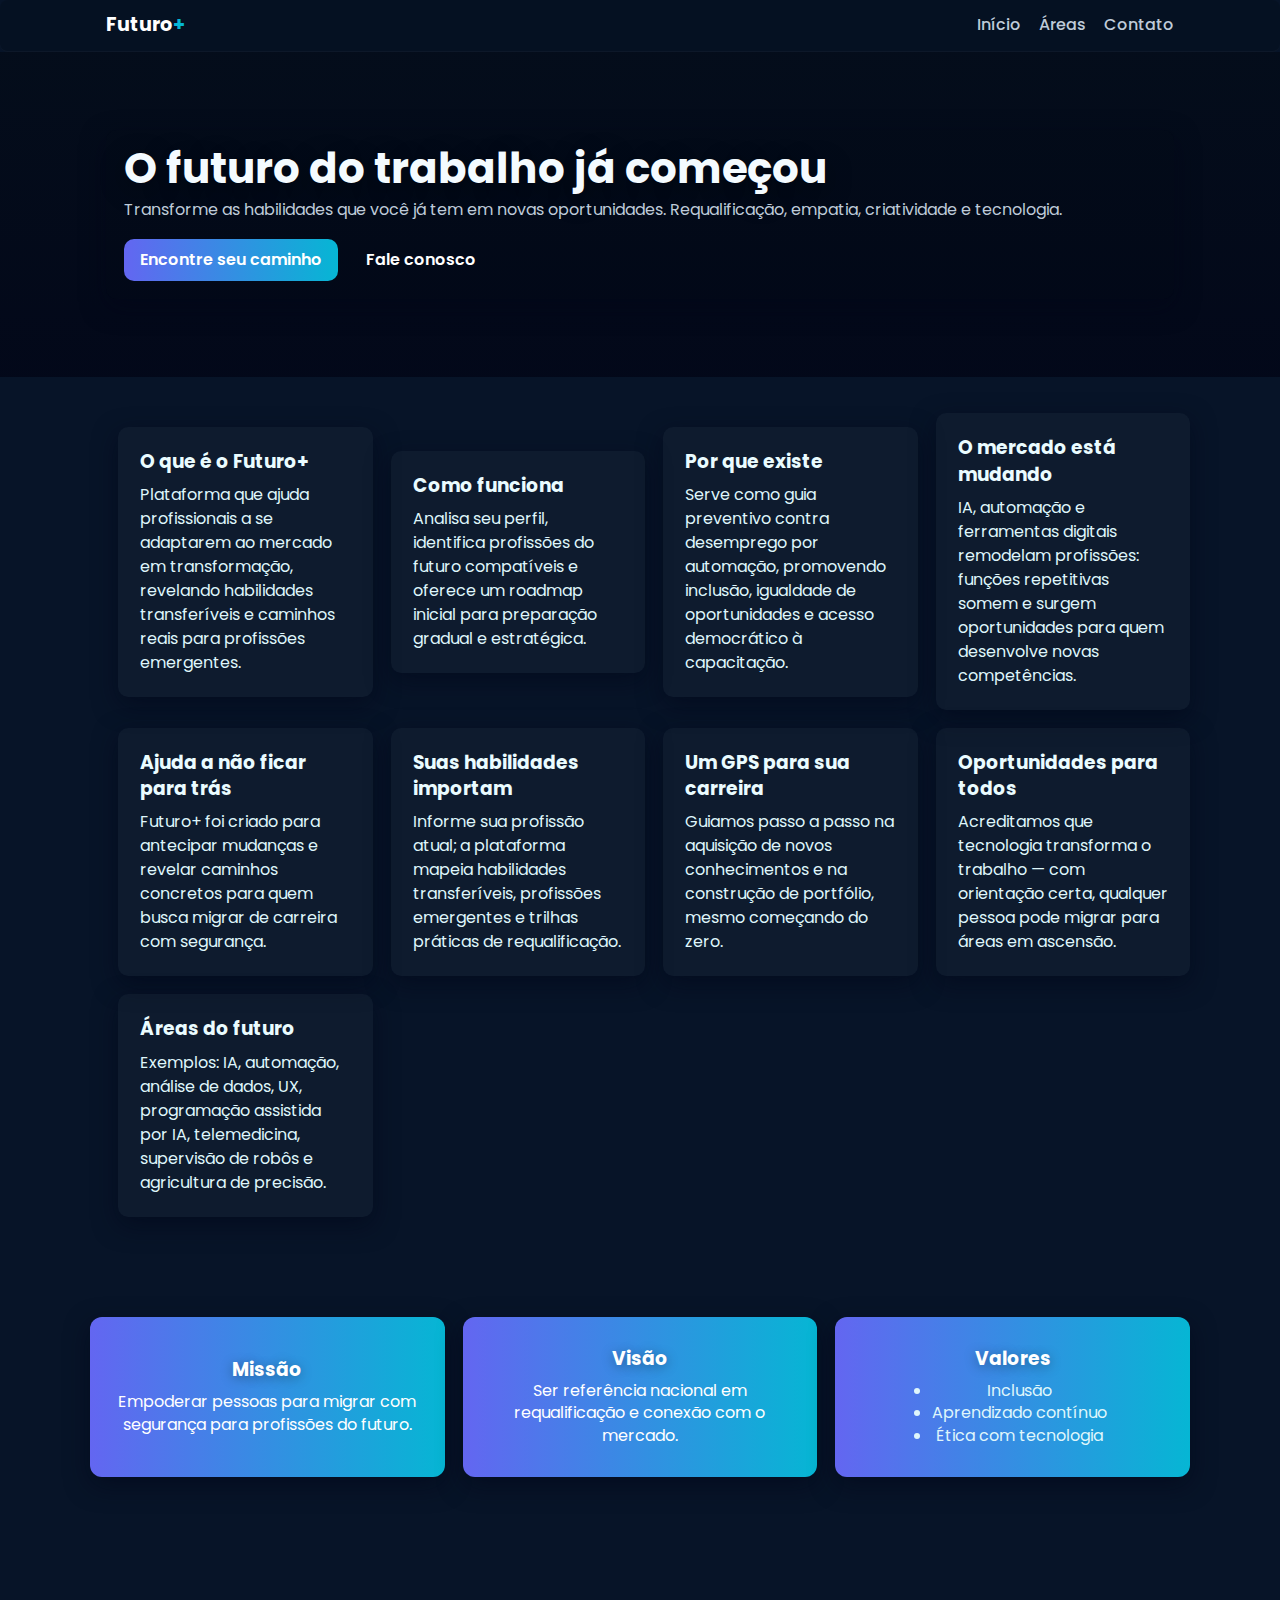
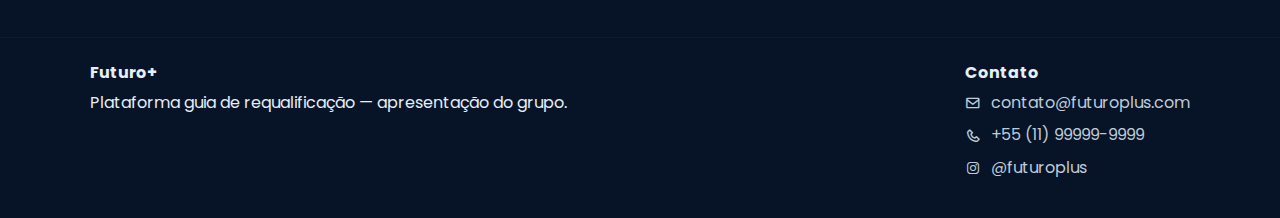
<file: index.html>
<!DOCTYPE html>
<html lang="pt-BR">
<head>
  <meta charset="utf-8" />
  <meta name="viewport" content="width=device-width,initial-scale=1" />
  <title>Futuro+ — Plataforma de Requalificação</title>
  <link href="https://unpkg.com/boxicons@2.1.4/css/boxicons.min.css" rel="stylesheet" />
  <link rel="stylesheet" href="style.css" />
  <link href="https://fonts.googleapis.com/css2?family=Poppins:wght@300;400;600;700&display=swap" rel="stylesheet">
</head>
<body>
  <header class="cabecalho">
    <div class="container topo">
      <a href="index.html" class="logo">Futuro<span class="destaque">+</span></a>
      <nav class="menu">
        <a href="index.html">Início</a>
        <a href="skills.html">Áreas</a>
        <a href="contato.html">Contato</a>
      </nav>
    </div>
  </header>

  <div class="hero">
    <div class="container">
      <div class="texto-heroi">
        <h1>O futuro do trabalho já começou</h1>
        <p class="descricao">Transforme as habilidades que você já tem em novas oportunidades. Requalificação, empatia, criatividade e tecnologia.</p>
        <div class="acoes">
          <a href="skills.html" class="botao primario">Encontre seu caminho</a>
          <a href="contato.html" class="botao">Fale conosco</a>
        </div>
      </div>
    </div>
  </div>

  <div class="container main-content">
    <div class="cards iniciais">
      <div class="card grande">
        <h3>O que é o Futuro+</h3>
        <p>Plataforma que ajuda profissionais a se adaptarem ao mercado em transformação, revelando habilidades transferíveis e caminhos reais para profissões emergentes.</p>
      </div>

      <div class="card grande">
        <h3>Como funciona</h3>
        <p>Analisa seu perfil, identifica profissões do futuro compatíveis e oferece um roadmap inicial para preparação gradual e estratégica.</p>
      </div>

      <div class="card grande">
        <h3>Por que existe</h3>
        <p>Serve como guia preventivo contra desemprego por automação, promovendo inclusão, igualdade de oportunidades e acesso democrático à capacitação.</p>
      </div>

      <div class="card grande">
        <h3>O mercado está mudando</h3>
        <p>IA, automação e ferramentas digitais remodelam profissões: funções repetitivas somem e surgem oportunidades para quem desenvolve novas competências.</p>
      </div>

      <div class="card grande">
        <h3>Ajuda a não ficar para trás</h3>
        <p>Futuro+ foi criado para antecipar mudanças e revelar caminhos concretos para quem busca migrar de carreira com segurança.</p>
      </div>

      <div class="card grande">
        <h3>Suas habilidades importam</h3>
        <p>Informe sua profissão atual; a plataforma mapeia habilidades transferíveis, profissões emergentes e trilhas práticas de requalificação.</p>
      </div>

      <div class="card grande">
        <h3>Um GPS para sua carreira</h3>
        <p>Guiamos passo a passo na aquisição de novos conhecimentos e na construção de portfólio, mesmo começando do zero.</p>
      </div>

      <div class="card grande">
        <h3>Oportunidades para todos</h3>
        <p>Acreditamos que tecnologia transforma o trabalho — com orientação certa, qualquer pessoa pode migrar para áreas em ascensão.</p>
      </div>

      <div class="card grande">
        <h3>Áreas do futuro</h3>
        <p>Exemplos: IA, automação, análise de dados, UX, programação assistida por IA, telemedicina, supervisão de robôs e agricultura de precisão.</p>
      </div>
    </div>

    <div class="cards principais" aria-label="Missão Visão Valores">
      <div class="card principal">
        <h3>Missão</h3>
        <p>Empoderar pessoas para migrar com segurança para profissões do futuro.</p>
      </div>
      <div class="card principal">
        <h3>Visão</h3>
        <p>Ser referência nacional em requalificação e conexão com o mercado.</p>
      </div>
      <div class="card principal">
        <h3>Valores</h3>
        <div class="valores">
          <ul>
          <li>Inclusão</li>
          <li>Aprendizado contínuo</li>
          <li>Ética com tecnologia</li>
          </ul>
        </div>
      </div>
    </div>
  </div>

  <footer class="rodape">
    <div class="container rodape-inner">
      <div class="rodape-sobre">
        <h4>Futuro+</h4>
        <p>Plataforma guia de requalificação — apresentação do grupo.</p>
      </div>

      <div class="rodape-contatos">
        <h4>Contato</h4>
        <ul>
          <li><a href="mailto:contato@futuroplus.com"><i class='bx bx-envelope'></i> contato@futuroplus.com</a></li>
          <li><a href="tel:+5511999999999"><i class='bx bx-phone'></i> +55 (11) 99999-9999</a></li>
          <li><a href="https://instagram.com/futuroplus" target="_blank" rel="noopener"><i class='bx bxl-instagram'></i> @futuroplus</a></li>
        </ul>
      </div>

 
  </footer>
</body>
</html>
</file>
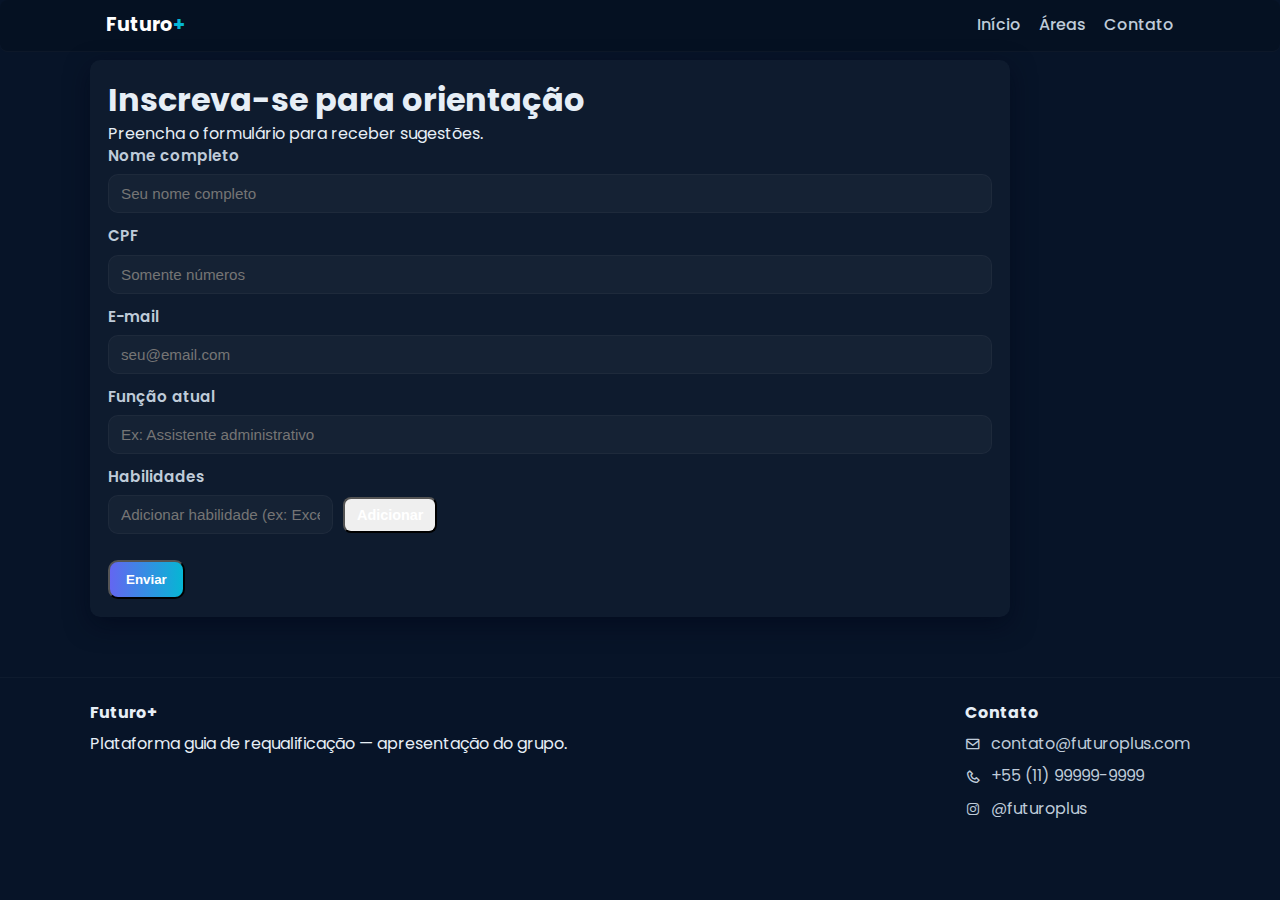
<file: contato.html>
<!DOCTYPE html>
<html lang="pt-BR">
<head>
  <meta charset="utf-8" />
  <meta name="viewport" content="width=device-width,initial-scale=1" />
  <title>Contato — Futuro+</title>
  <link href="https://unpkg.com/boxicons@2.1.4/css/boxicons.min.css" rel="stylesheet" />
  <link rel="stylesheet" href="style.css" />
  <link href="https://fonts.googleapis.com/css2?family=Poppins:wght@300;400;600;700&display=swap" rel="stylesheet">
</head>
<body>
  <header class="cabecalho">
    <div class="container topo">
      <a href="index.html" class="logo">Futuro<span class="destaque">+</span></a>
      <nav class="menu">
        <a href="index.html">Início</a>
        <a href="skills.html">Áreas</a>
        <a href="contato.html">Contato</a>
      </nav>
    </div>
  </header>

  <main class="container main-content">
    <section class="card card-flat contact-form">
      <h1>Inscreva-se para orientação</h1>
      <p class="descricao">Preencha o formulário para receber sugestões.</p>

      <form id="formRequal" novalidate>
        <div class="field">
          <label for="nome">Nome completo</label>
          <input id="nome" type="text" placeholder="Seu nome completo" />
        </div>

        <div class="field">
          <label for="cpf">CPF</label>
          <input id="cpf" type="text" placeholder="Somente números" maxlength="11" />
        </div>

        <div class="field">
          <label for="email">E-mail</label>
          <input id="email" type="email" placeholder="seu@email.com" />
        </div>

        <div class="field">
          <label for="funcao">Função atual</label>
          <input id="funcao" type="text" placeholder="Ex: Assistente administrativo" />
        </div>

        <div class="field">
          <label>Habilidades</label>
          <div class="row linha-habilidade">
            <input id="skillInput" class="input-pequeno" type="text" placeholder="Adicionar habilidade (ex: Excel)" />
            <button type="button" class="botao pequeno" id="adicionaSkill">Adicionar</button>
          </div>
        </div>

        <div id="listaSkills" class="lista-habilidades" aria-live="polite"></div>

        <div class="acoes-form">
          <button type="submit" class="botao primario">Enviar</button>
        </div>

        <div id="mensagem" aria-live="polite" class="small"></div>
      </form>
    </section>
  </main>

  <footer class="rodape">
    <div class="container rodape-inner">
      <div class="rodape-sobre">
        <h4>Futuro+</h4>
        <p>Plataforma guia de requalificação — apresentação do grupo.</p>
      </div>

      <div class="rodape-contatos">
        <h4>Contato</h4>
        <ul>
          <li><a href="mailto:contato@futuroplus.com"><i class='bx bx-envelope'></i> contato@futuroplus.com</a></li>
          <li><a href="tel:+5511999999999"><i class='bx bx-phone'></i> +55 (11) 99999-9999</a></li>
          <li><a href="https://instagram.com/futuroplus" target="_blank" rel="noopener"><i class='bx bxl-instagram'></i> @futuroplus</a></li>
        </ul>
      </div>
    </div>
  </footer>
</file>
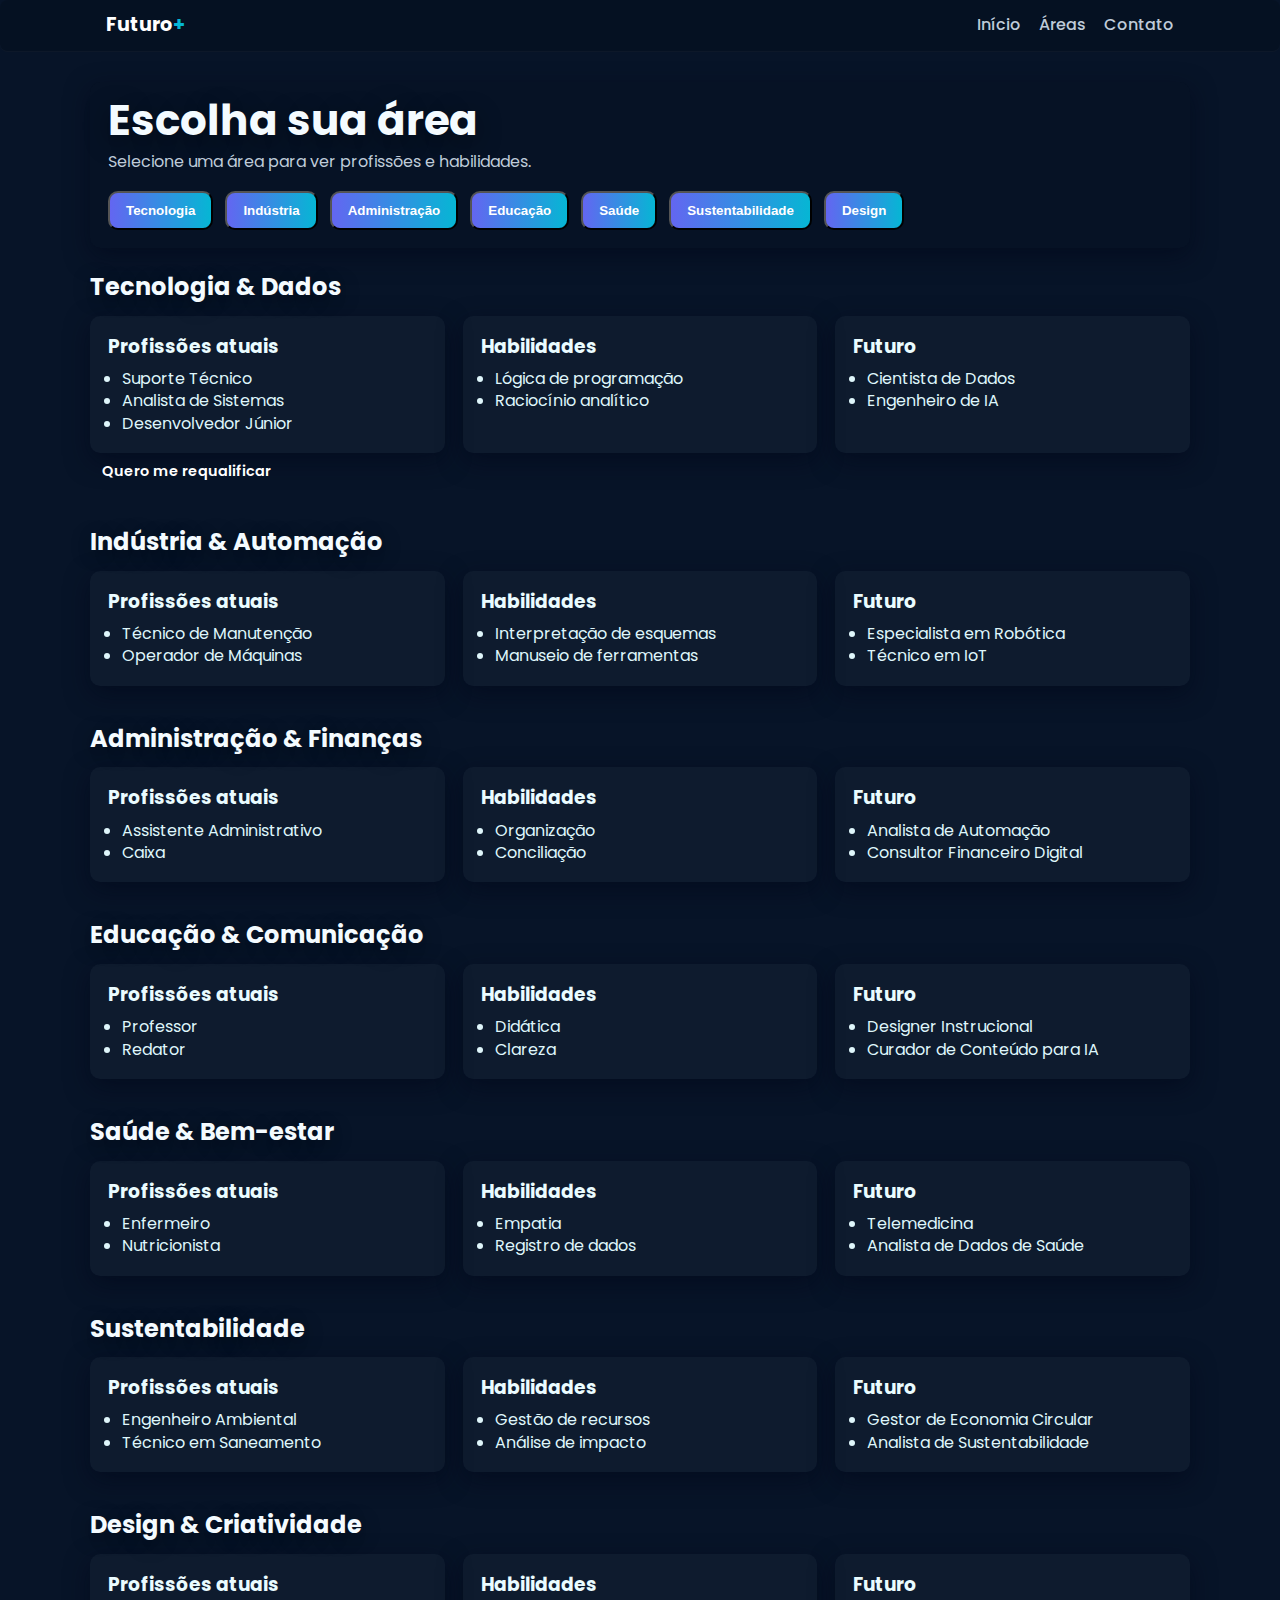
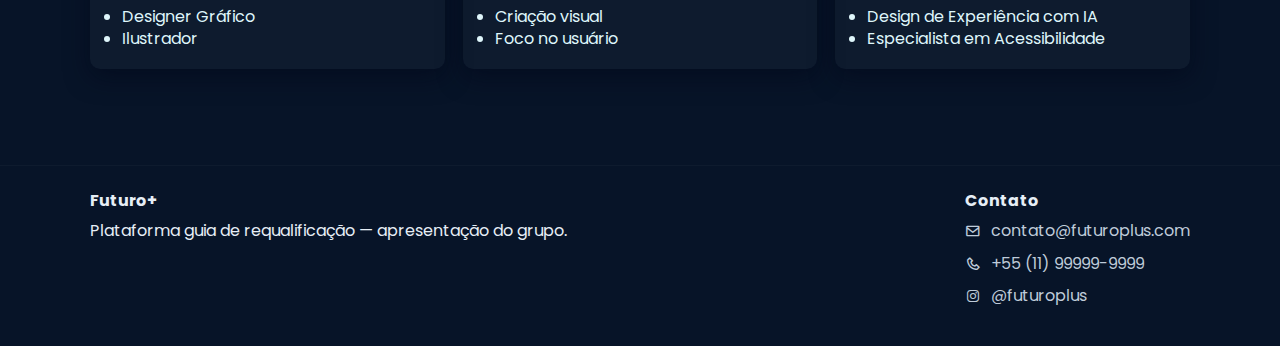
<file: skills.html>
<!DOCTYPE html>
<html lang="pt-BR">
<head>
  <meta charset="utf-8" />
  <meta name="viewport" content="width=device-width,initial-scale=1" />
  <title>Áreas — Futuro+</title>
  <link href="https://unpkg.com/boxicons@2.1.4/css/boxicons.min.css" rel="stylesheet" />
  <link rel="stylesheet" href="style.css" />
  <link href="https://fonts.googleapis.com/css2?family=Poppins:wght@300;400;600;700&display=swap" rel="stylesheet">
</head>
<body>
  <header class="cabecalho">
    <div class="container topo">
      <a href="index.html" class="logo">Futuro<span class="destaque">+</span></a>
      <nav class="menu">
        <a href="index.html">Início</a>
        <a href="skills.html">Áreas</a>
        <a href="contato.html">Contato</a>
      </nav>
    </div>
  </header>

  <main class="container main-content">
    <section class="texto-heroi">
      <h1>Escolha sua área</h1>
      <p class="descricao">Selecione uma área para ver profissões e habilidades.</p>

      <div class="acoes" role="tablist" aria-label="Filtrar áreas">
        <button class="botao primario" data-alvo="tech">Tecnologia</button>
        <button class="botao primario" data-alvo="industry">Indústria</button>
        <button class="botao primario" data-alvo="admin">Administração</button>
        <button class="botao primario" data-alvo="education">Educação</button>
        <button class="botao primario" data-alvo="health">Saúde</button>
        <button class="botao primario" data-alvo="sustain">Sustentabilidade</button>
        <button class="botao primario" data-alvo="design">Design</button>
      </div>
    </section>

    <!-- Tecnology -->
    <section id="tech" class="area">
      <h2>Tecnologia & Dados</h2>
      <div class="cards">
        <div class="card">
          <h3>Profissões atuais</h3>
          <ul>
            <li>Suporte Técnico</li>
            <li>Analista de Sistemas</li>
            <li>Desenvolvedor Júnior</li>
          </ul>
        </div>
        <div class="card">
          <h3>Habilidades</h3>
          <ul>
            <li>Lógica de programação</li>
            <li>Raciocínio analítico</li>
          </ul>
        </div>
        <div class="card">
          <h3>Futuro</h3>
          <ul>
            <li>Cientista de Dados</li>
            <li>Engenheiro de IA</li>
          </ul>
        </div>
      </div>
      <a href="contato.html" class="botao pequeno">Quero me requalificar</a>
    </section>

    <!-- Industry -->
    <section id="industry" class="area">
      <h2>Indústria & Automação</h2>
      <div class="cards">
        <div class="card">
          <h3>Profissões atuais</h3>
          <ul>
            <li>Técnico de Manutenção</li>
            <li>Operador de Máquinas</li>
          </ul>
        </div>
        <div class="card">
          <h3>Habilidades</h3>
          <ul>
            <li>Interpretação de esquemas</li>
            <li>Manuseio de ferramentas</li>
          </ul>
        </div>
        <div class="card">
          <h3>Futuro</h3>
          <ul>
            <li>Especialista em Robótica</li>
            <li>Técnico em IoT</li>
          </ul>
        </div>
      </div>
    </section>

    <!-- Admin -->
    <section id="admin" class="area">
      <h2>Administração & Finanças</h2>
      <div class="cards">
        <div class="card">
          <h3>Profissões atuais</h3>
          <ul>
            <li>Assistente Administrativo</li>
            <li>Caixa</li>
          </ul>
        </div>
        <div class="card">
          <h3>Habilidades</h3>
          <ul>
            <li>Organização</li>
            <li>Conciliação</li>
          </ul>
        </div>
        <div class="card">
          <h3>Futuro</h3>
          <ul>
            <li>Analista de Automação</li>
            <li>Consultor Financeiro Digital</li>
          </ul>
        </div>
      </div>
    </section>

    <!-- Education -->
    <section id="education" class="area">
      <h2>Educação & Comunicação</h2>
      <div class="cards">
        <div class="card">
          <h3>Profissões atuais</h3>
          <ul>
            <li>Professor</li>
            <li>Redator</li>
          </ul>
        </div>
        <div class="card">
          <h3>Habilidades</h3>
          <ul>
            <li>Didática</li>
            <li>Clareza</li>
          </ul>
        </div>
        <div class="card">
          <h3>Futuro</h3>
          <ul>
            <li>Designer Instrucional</li>
            <li>Curador de Conteúdo para IA</li>
          </ul>
        </div>
      </div>
    </section>

    <!-- Health -->
    <section id="health" class="area">
      <h2>Saúde & Bem-estar</h2>
      <div class="cards">
        <div class="card">
          <h3>Profissões atuais</h3>
          <ul>
            <li>Enfermeiro</li>
            <li>Nutricionista</li>
          </ul>
        </div>
        <div class="card">
          <h3>Habilidades</h3>
          <ul>
            <li>Empatia</li>
            <li>Registro de dados</li>
          </ul>
        </div>
        <div class="card">
          <h3>Futuro</h3>
          <ul>
            <li>Telemedicina</li>
            <li>Analista de Dados de Saúde</li>
          </ul>
        </div>
      </div>
    </section>

    <!-- Sustainability -->
    <section id="sustain" class="area">
      <h2>Sustentabilidade</h2>
      <div class="cards">
        <div class="card">
          <h3>Profissões atuais</h3>
          <ul>
            <li>Engenheiro Ambiental</li>
            <li>Técnico em Saneamento</li>
          </ul>
        </div>
        <div class="card">
          <h3>Habilidades</h3>
          <ul>
            <li>Gestão de recursos</li>
            <li>Análise de impacto</li>
          </ul>
        </div>
        <div class="card">
          <h3>Futuro</h3>
          <ul>
            <li>Gestor de Economia Circular</li>
            <li>Analista de Sustentabilidade</li>
          </ul>
        </div>
      </div>
    </section>

    <!-- Design -->
    <section id="design" class="area">
      <h2>Design & Criatividade</h2>
      <div class="cards">
        <div class="card">
          <h3>Profissões atuais</h3>
          <ul>
            <li>Designer Gráfico</li>
            <li>Ilustrador</li>
          </ul>
        </div>
        <div class="card">
          <h3>Habilidades</h3>
          <ul>
            <li>Criação visual</li>
            <li>Foco no usuário</li>
          </ul>
        </div>
        <div class="card">
          <h3>Futuro</h3>
          <ul>
            <li>Design de Experiência com IA</li>
            <li>Especialista em Acessibilidade</li>
          </ul>
        </div>
      </div>
    </section>
  </main>

  <footer class="rodape">
    <div class="container rodape-inner">
      <div class="rodape-sobre">
        <h4>Futuro+</h4>
        <p>Plataforma guia de requalificação — apresentação do grupo.</p>
      </div>

      <div class="rodape-contatos">
        <h4>Contato</h4>
        <ul>
          <li><a href="mailto:contato@futuroplus.com"><i class='bx bx-envelope'></i> contato@futuroplus.com</a></li>
          <li><a href="tel:+5511999999999"><i class='bx bx-phone'></i> +55 (11) 99999-9999</a></li>
          <li><a href="https://instagram.com/futuroplus" target="_blank" rel="noopener"><i class='bx bxl-instagram'></i> @futuroplus</a></li>
        </ul>
      </div>
    </div>
  </footer>
</body>
</html>
</file>
<file: style.css>
* {
  box-sizing: border-box;
  margin: 0;
  padding: 0;
}
body {
  font-family: "Poppins", Arial, sans-serif;
  background: #071428;
  color: #e6eef6;
  line-height: 1.4;
  -webkit-font-smoothing: antialiased;
}

.container {
  width: 100%;
  max-width: 1100px;
  margin: 0 auto;
  padding: 0 16px;
}

/* cabeçalho */
.cabecalho {
  background: rgba(0, 0, 0, 0.15);
  padding: 12px 0;
  border-bottom: 1px solid rgba(255, 255, 255, 0.03);
  border-radius: 8px;
}
.topo {
  display: flex;
  justify-content: space-between;
  align-items: center;
}
.logo {
  font-weight: 700;
  font-size: 1.2rem;
  color: #fff;
  text-decoration: none;
}
.destaque {
  color: #06b6d4;
}
.menu a {
  color: #bfcbd9;
  margin-left: 14px;
  text-decoration: none;
  font-weight: 500;
}

/* hero full-width */
.hero {
  width: 100%;
  background: linear-gradient(
    180deg,
    rgba(2, 8, 18, 0.6),
    rgba(2, 6, 23, 0.85)
  );
  padding: 56px 0;
  margin-bottom: 28px;
}
.texto-heroi {
  max-width: 1200px;
  margin: 0 auto;
  padding: 28px;
  background: rgba(2, 8, 18, 0.15);
  border-radius: 12px;
  box-shadow: 0 8px 24px rgba(2, 6, 23, 0.5);
}
.texto-heroi h1 {
  font-size: 42px;
  line-height: 1.02;
  margin-bottom: 8px;
  color: #f4fbff;
  text-shadow: 0 6px 26px rgba(0, 0, 0, 0.45);
}
.texto-heroi .descricao {
  color: #bfcbd9;
  margin-top: 8px;
  font-size: 16px;
}
.acoes {
  margin-top: 18px;
  display: flex;
  gap: 12px;
}
.botao {
  display: inline-block;
  padding: 10px 16px;
  border-radius: 10px;
  text-decoration: none;
  color: #fff;
  font-weight: 600;
  cursor: pointer;
  transition: transform 0.3s;
}
.botao.primario {
  background: linear-gradient(90deg, #6366f1, #06b6d4);
}
.botao:hover {
  transform: scale(1.05);
}

/* main content */
.main-content {
  padding: 8px 0 40px;
}
.cards {
  display: flex;
  gap: 20px;
  flex-wrap: wrap;
  justify-content: center;
}

/* cards iniciais (largos, texto à esquerda) */
.iniciais {
  flex-direction: column;
  align-items: center;
  padding-left: 28px;
}
.card {
  background: rgba(255, 255, 255, 0.03);
  padding: 18px;
  border-radius: 10px;
  box-shadow: 0 8px 24px rgba(2, 6, 23, 0.5);
  width: 100%;
  max-width: 920px;
}
.card.grande {
  min-height: 140px;
  padding: 22px;
  text-align: left;
  transition: transform 0.3s;
}
.card.grande h3 {
  margin-bottom: 8px;
  color: #eafcff;
}
.card.grande p {
  color: #dff6fb;
  line-height: 1.5;
}

/* hover simples: sobe 10px */
.iniciais .card.grande:hover {
  transform: translateY(-10px);
}

/* cards principais (Missão/Visão/Valores) centralizados com zoom */
.principais {
  display: flex;
  gap: 18px;
  justify-content: space-between;
  align-items: stretch;
  margin-top: 100px;
  margin-bottom: 100px;
  padding: 0;
}
.principais .card {
  flex: 1 1 0;
  min-width: 220px;
  background: linear-gradient(90deg, #6366f1, #06b6d4);
  color: #ffffff;
  padding: 28px;
  border-radius: 12px;
  display: flex;
  flex-direction: column;
  justify-content: center;
  align-items: center;
  text-align: center;
  min-height: 160px;
  transition: transform 0.3s;
}
.principais .card:hover {
  transform: scale(1.05);
}
.principais .card h3 {
  color: #fff;
  margin-bottom: 8px;
  text-shadow: 0 2px 12px rgba(0, 0, 0, 0.35);
}
.valores {
  display: flex;
  flex-direction: column;
  gap: 8px;
  display: block;
  color: rgba(255, 255, 255, 0.95);
}

ul {
  list-style: none;
  padding: 0;
  margin: 0;
}
.rodape {
  margin-top: 20px;
  padding: 24px 0;
  border-top: 1px solid rgba(255, 255, 255, 0.03);
}
.rodape-inner {
  display: flex;
  gap: 24px;
  justify-content: space-between;
  align-items: flex-start;
  flex-wrap: wrap;
  padding: 0 0 12px;
}
.rodape-sobre h4,
.rodape-contatos h4 {
  margin-bottom: 8px;
  color: #e6eef6;
}
.rodape-contatos ul {
  display: flex;
  flex-direction: column;
  gap: 8px;
}
.rodape-contatos a {
  color: #bfcbd9;
  text-decoration: none;
  display: inline-flex;
  align-items: center;
  gap: 10px;
}

/* === Início: estilos adicionais específicos para skills.html e contato.html === */
/* Regras novas — ANEXAR ao final do style.css existente */

/* botao pequeno (variante) */
.botao.pequeno {
  padding: 8px 12px;
  border-radius: 8px;
  font-size: 0.9rem;
}

/* reaproveita .texto-heroi look quando usada em páginas internas */
.texto-heroi {
  margin: 22px 0;
  padding: 18px;
  background: rgba(2,8,18,0.12);
  border-radius: 10px;
}

/* SKILLS - áreas e grid de cards */
.area {
  margin: 18px 0 36px 0;
}
.area h2 {
  color: #f4fbff;
  margin-bottom: 12px;
  text-shadow: 0 4px 20px rgba(0,0,0,0.45);
}

/* Reaproveita .cards para grid de 3 colunas nas áreas */
.cards {
  display: grid;
  grid-template-columns: repeat(auto-fit, minmax(220px, 1fr));
  gap: 18px;
}

/* .card já existe — acrescentar pequenas variações sem sobrepor */
.card h3 { color: #eafcff; margin-bottom: 8px; }
.card ul { margin-left: 14px; color: #dff6fb; list-style: disc; }

/* contato: formulário e lista de habilidades */
.contact-form { /* caso você queira usar — mantive por compatibilidade */ }

.field { display:flex; flex-direction:column; gap:8px; margin-bottom:12px; }
.field label { font-weight:600; color: #bfcbd9; font-size:0.95rem; }
.field input, .field textarea, .input-pequeno {
  background: rgba(255,255,255,0.03);
  border: 1px solid rgba(255,255,255,0.04);
  padding: 10px 12px;
  border-radius: 10px;
  color: #e6eef6;
  font-size: 0.95rem;
}
.field textarea { min-height:120px; resize:vertical; }

/* lista de habilidades (chips) */
.lista-habilidades { display:flex; gap:8px; flex-wrap:wrap; margin-top:12px; }
.chip {
  background: rgba(255,255,255,0.04);
  padding:8px 10px;
  border-radius:999px;
  display:inline-flex;
  align-items:center;
  gap:8px;
  color:#dff6fb;
  font-weight:600;
}
.chip-remove {
  background:transparent;
  border:0;
  color:#bfcbd9;
  cursor:pointer;
  font-size:0.85rem;
  padding:0 4px;
}

/* pequenos ajustes de layout */
.linha-habilidade { display:flex; gap:10px; align-items:center; }
.acoes-form { margin-top:14px; display:flex; gap:12px; align-items:center; }

/* responsividade: ajustar colunas e tamanho */
@media (max-width: 920px) {
  .cards { grid-template-columns: repeat(auto-fit, minmax(200px, 1fr)); }
  .texto-heroi h1 { font-size: 28px; }
}
@media (max-width: 600px) {
  .acoes { display:flex; flex-wrap:wrap; gap:8px; }
  .linha-habilidade { flex-direction:column; align-items:stretch; }
  .botao.pequeno { width:100%; text-align:center; }
}

/* === Fim: estilos adicionais === */
</file>
